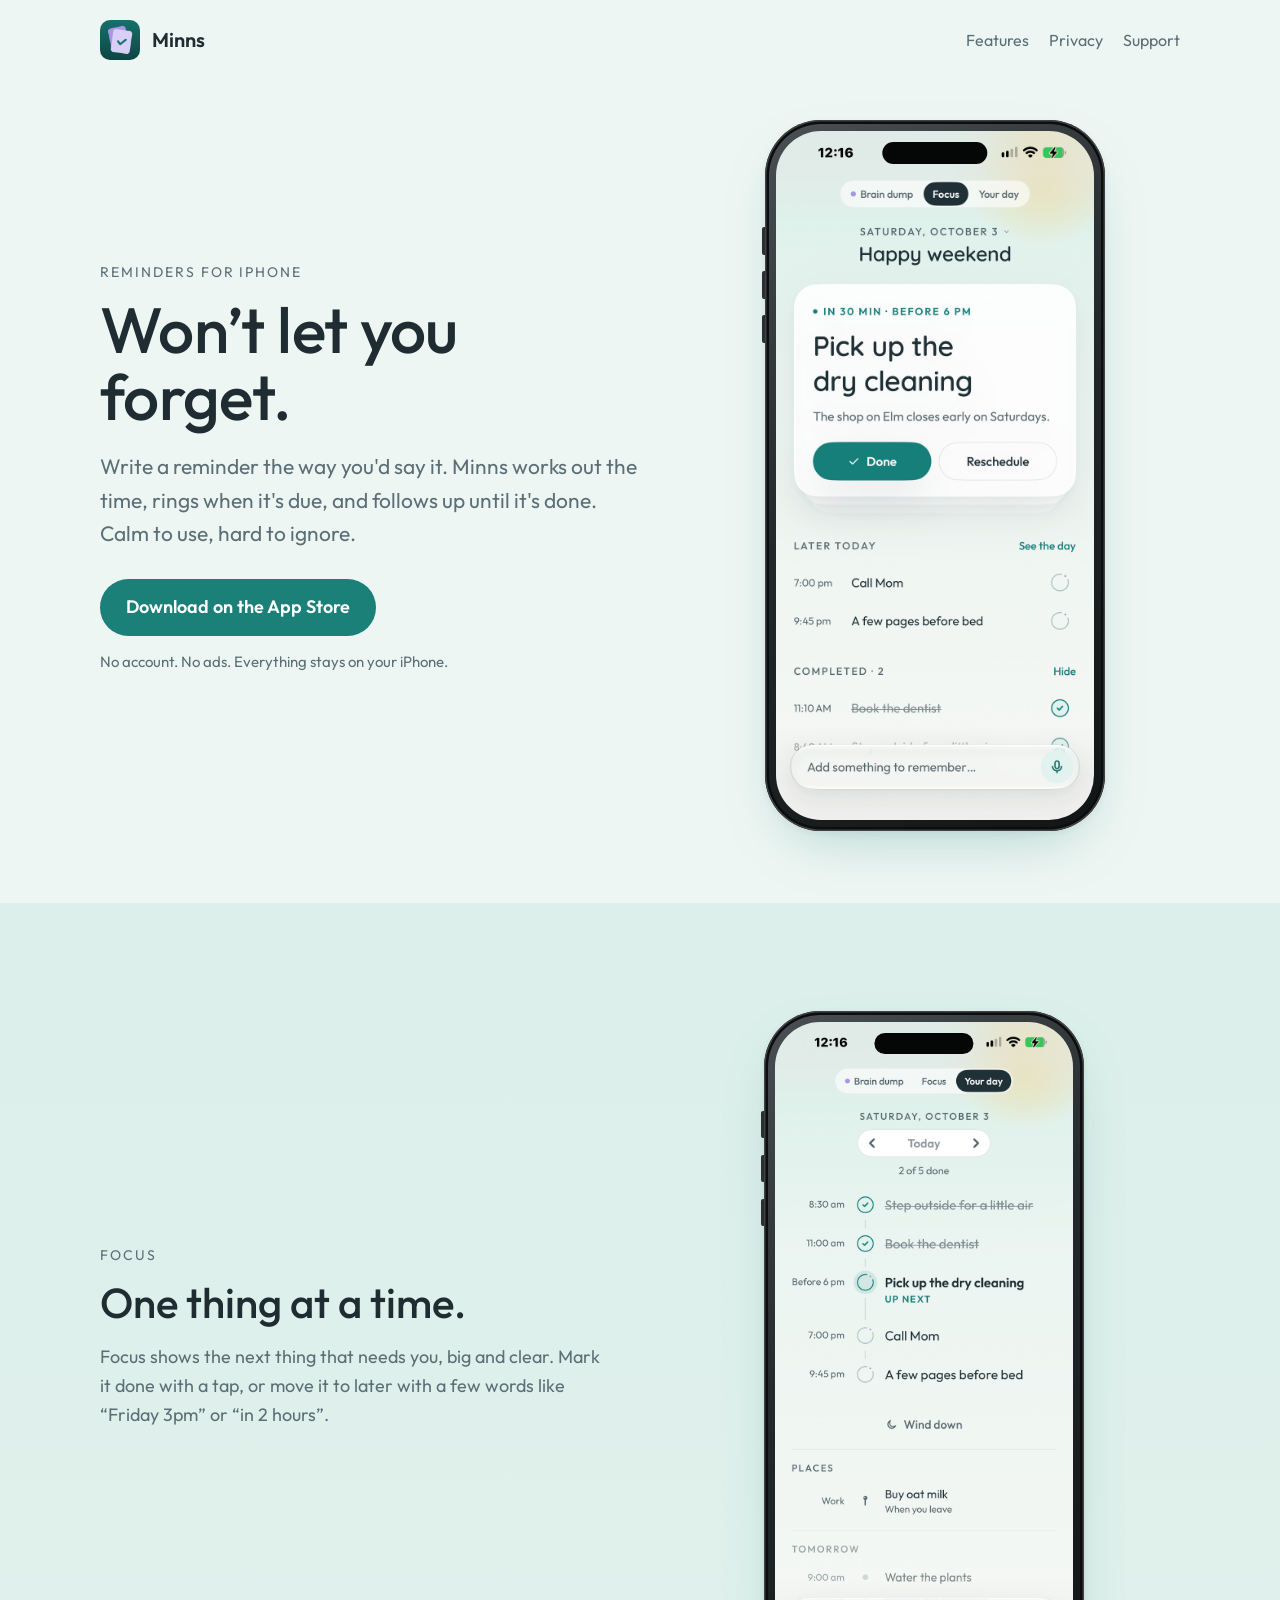
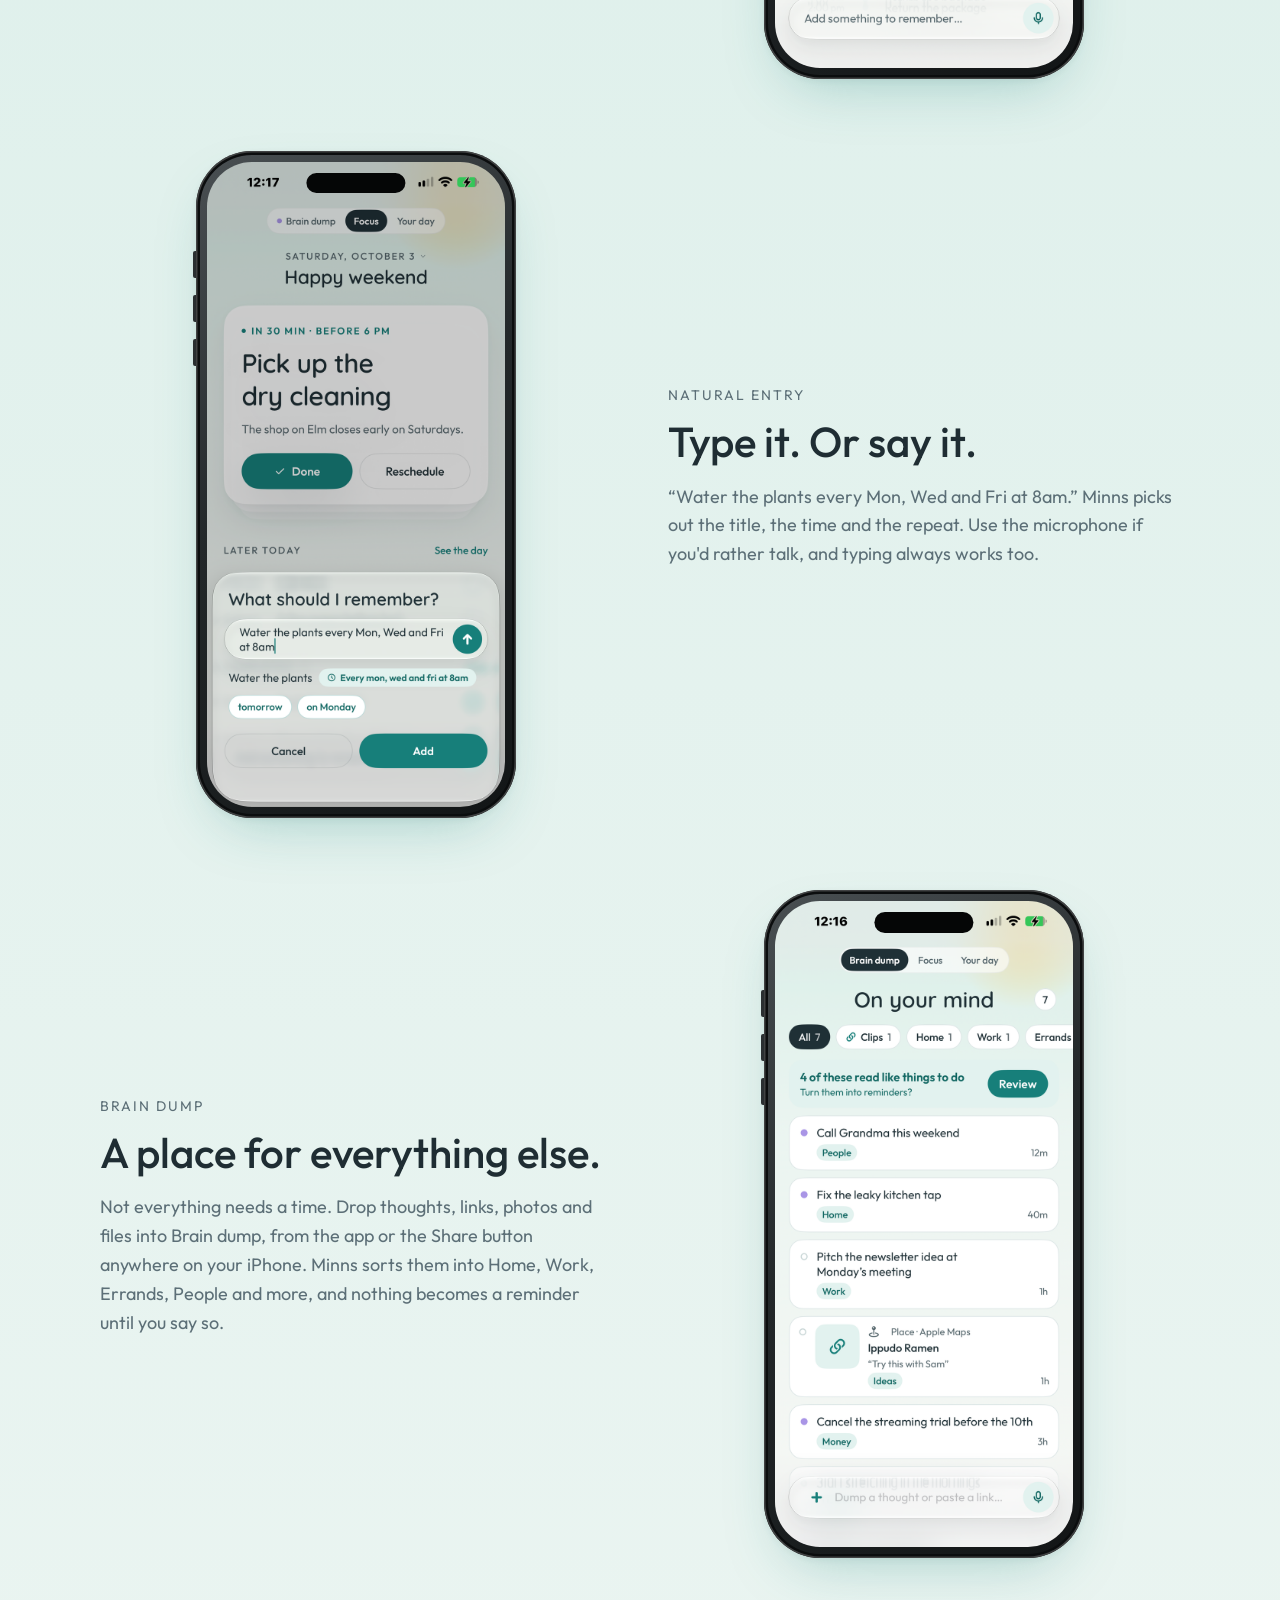
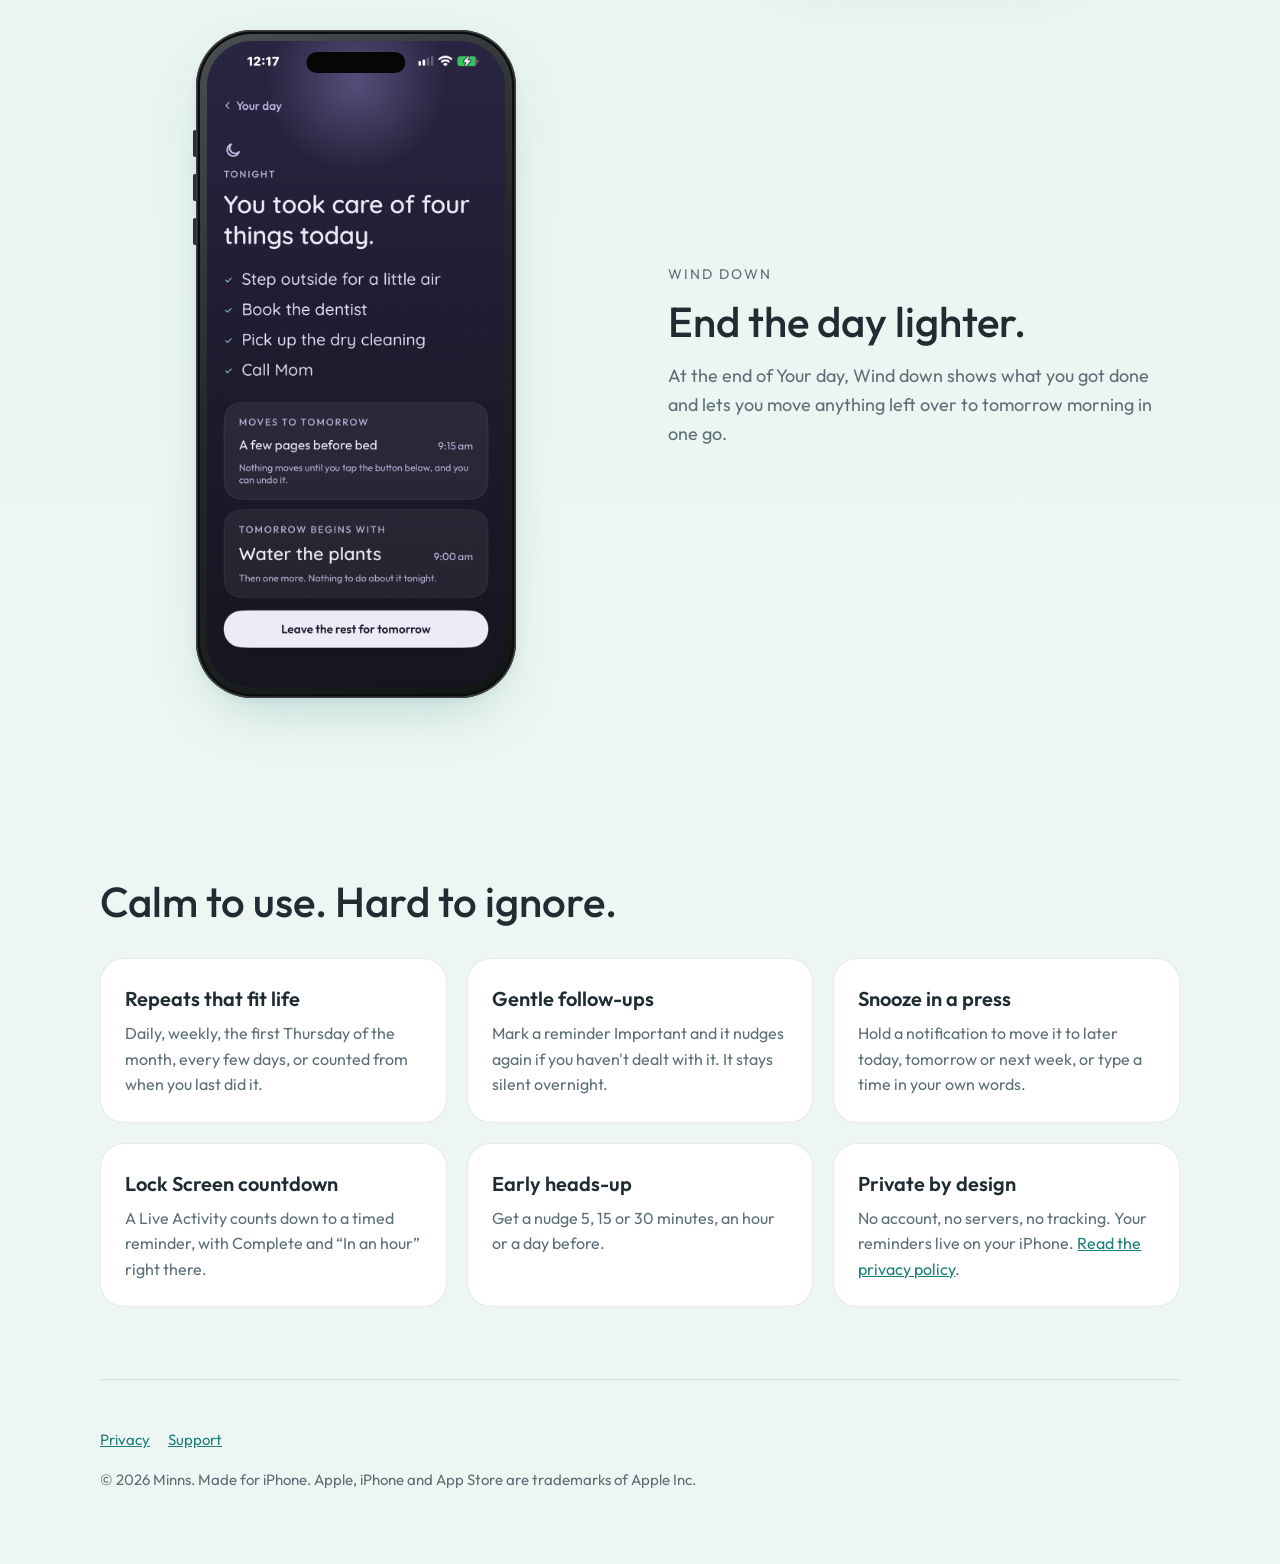
<file: index.html>
<!doctype html>
<html lang="en">
<head>
<meta charset="utf-8">
<meta name="viewport" content="width=device-width, initial-scale=1">
<title>Minns — Won’t Let You Forget</title>
<meta name="description" content="Minns is an iPhone reminder app that won't let you forget. Type or say a reminder the way you'd write it, and it rings when it's due and follows up until it's done. No account, everything stays on your phone.">
<meta name="theme-color" content="#eef6f3">
<link rel="icon" href="icon.png">
<link rel="apple-touch-icon" href="icon.png">
<link rel="preconnect" href="https://fonts.googleapis.com">
<link rel="preconnect" href="https://fonts.gstatic.com" crossorigin>
<link rel="stylesheet" href="https://fonts.googleapis.com/css2?family=Outfit:wght@400;500;600&display=swap">
<link rel="stylesheet" href="style.css">
</head>
<body>
<div class="wrap">
  <header class="site">
    <a class="brand" href="./"><img src="icon.png" alt="" width="40" height="40">Minns</a>
    <nav class="site"><a href="#features">Features</a><a href="privacy.html">Privacy</a><a href="support.html">Support</a></nav>
  </header>

  <section class="hero">
    <div>
      <p class="eyebrow">Reminders for iPhone</p>
      <h1>Won’t let you forget.</h1>
      <p class="lede">Write a reminder the way you'd say it. Minns works out the time, rings when it's due, and follows up until it's done. Calm to use, hard to ignore.</p>
      <a class="badge" href="https://apps.apple.com/app/id6821147412">Download on the App Store</a>
      <p class="note">No account. No ads. Everything stays on your iPhone.</p>
    </div>
    <div class="phone"><img src="assets/focus.png" width="780" height="1690" alt="Minns's Focus screen showing one reminder, Pick up the dry cleaning, with Done and Reschedule buttons"></div>
  </section>
</div>

<section class="band wash" id="features">
  <div class="wrap">
    <div class="feature">
      <div class="copy">
        <p class="eyebrow">Focus</p>
        <h2>One thing at a time.</h2>
        <p>Focus shows the next thing that needs you, big and clear. Mark it done with a tap, or move it to later with a few words like “Friday 3pm” or “in 2 hours”.</p>
      </div>
      <div class="phone"><img src="assets/day.png" width="780" height="1690" loading="lazy" alt="Your day timeline with two of five reminders done, the dry cleaning up next, a place reminder and tomorrow below"></div>
    </div>

    <div class="feature flip">
      <div class="copy">
        <p class="eyebrow">Natural entry</p>
        <h2>Type it. Or say it.</h2>
        <p>“Water the plants every Mon, Wed and Fri at 8am.” Minns picks out the title, the time and the repeat. Use the microphone if you'd rather talk, and typing always works too.</p>
      </div>
      <div class="phone"><img src="assets/compose.png" width="780" height="1690" loading="lazy" alt="The add sheet over Focus with the text 'Water the plants every Mon, Wed and Fri at 8am' understood as a repeating reminder"></div>
    </div>

    <div class="feature">
      <div class="copy">
        <p class="eyebrow">Brain dump</p>
        <h2>A place for everything else.</h2>
        <p>Not everything needs a time. Drop thoughts, links, photos and files into Brain dump, from the app or the Share button anywhere on your iPhone. Minns sorts them into Home, Work, Errands, People and more, and nothing becomes a reminder until you say so.</p>
      </div>
      <div class="phone"><img src="assets/brain-dump.png" width="780" height="1690" loading="lazy" alt="Brain dump titled On your mind, with seven sorted thoughts and links and a prompt to review four that read like things to do"></div>
    </div>

    <div class="feature flip">
      <div class="copy">
        <p class="eyebrow">Wind down</p>
        <h2>End the day lighter.</h2>
        <p>At the end of Your day, Wind down shows what you got done and lets you move anything left over to tomorrow morning in one go.</p>
      </div>
      <div class="phone"><img src="assets/wind-down.png" width="780" height="1690" loading="lazy" alt="Wind down at night: You took care of four things today, with one reminder moving to tomorrow"></div>
    </div>
  </div>
</section>

<section class="band">
  <div class="wrap">
    <h2>Calm to use. Hard to ignore.</h2>
    <div class="grid">
      <div class="card"><h3>Repeats that fit life</h3><p>Daily, weekly, the first Thursday of the month, every few days, or counted from when you last did it.</p></div>
      <div class="card"><h3>Gentle follow-ups</h3><p>Mark a reminder Important and it nudges again if you haven't dealt with it. It stays silent overnight.</p></div>
      <div class="card"><h3>Snooze in a press</h3><p>Hold a notification to move it to later today, tomorrow or next week, or type a time in your own words.</p></div>
      <div class="card"><h3>Lock Screen countdown</h3><p>A Live Activity counts down to a timed reminder, with Complete and “In an hour” right there.</p></div>
      <div class="card"><h3>Early heads-up</h3><p>Get a nudge 5, 15 or 30 minutes, an hour or a day before.</p></div>
      <div class="card"><h3>Private by design</h3><p>No account, no servers, no tracking. Your reminders live on your iPhone. <a href="privacy.html">Read the privacy policy</a>.</p></div>
    </div>
  </div>
</section>

<div class="wrap">
  <footer class="site">
    <a href="privacy.html">Privacy</a><a href="support.html">Support</a>
    <p style="margin-top:16px">© 2026 Minns. Made for iPhone. Apple, iPhone and App Store are trademarks of Apple Inc.</p>
  </footer>
</div>
</body>
</html>
</file>
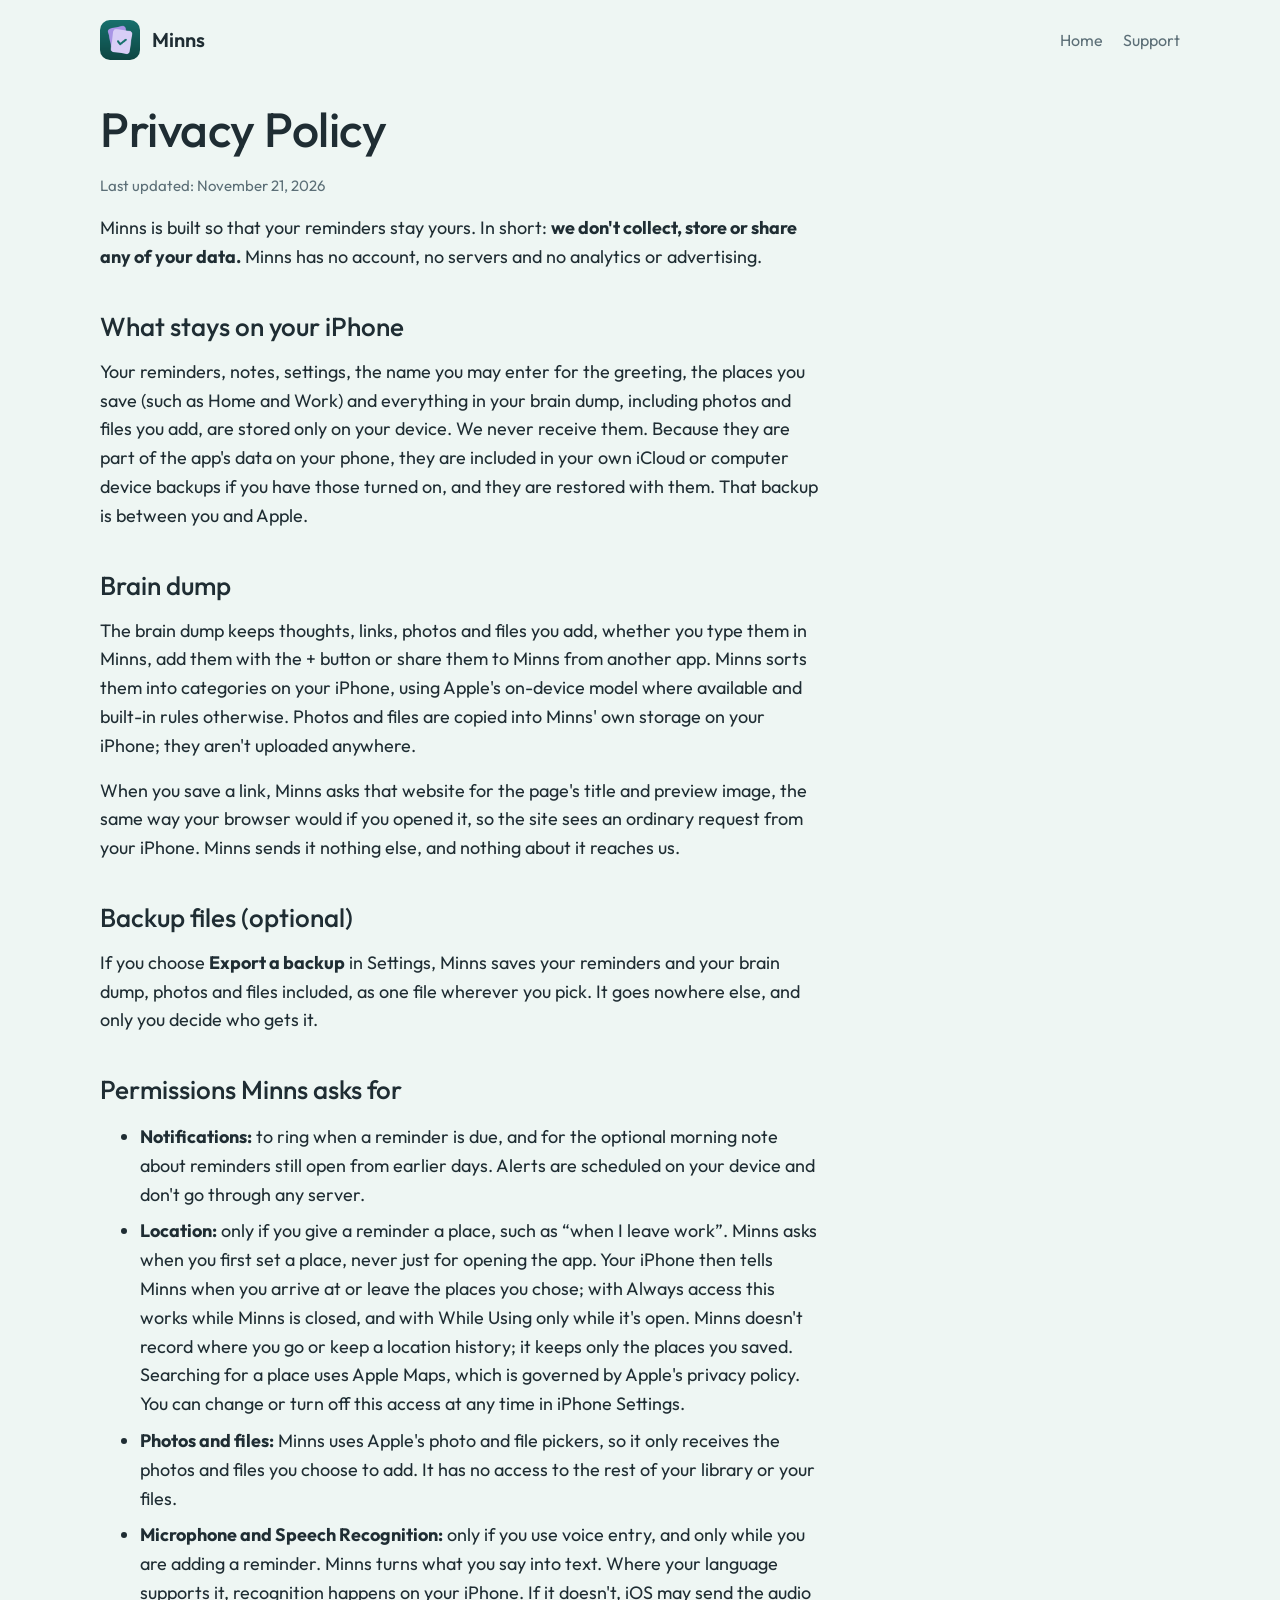
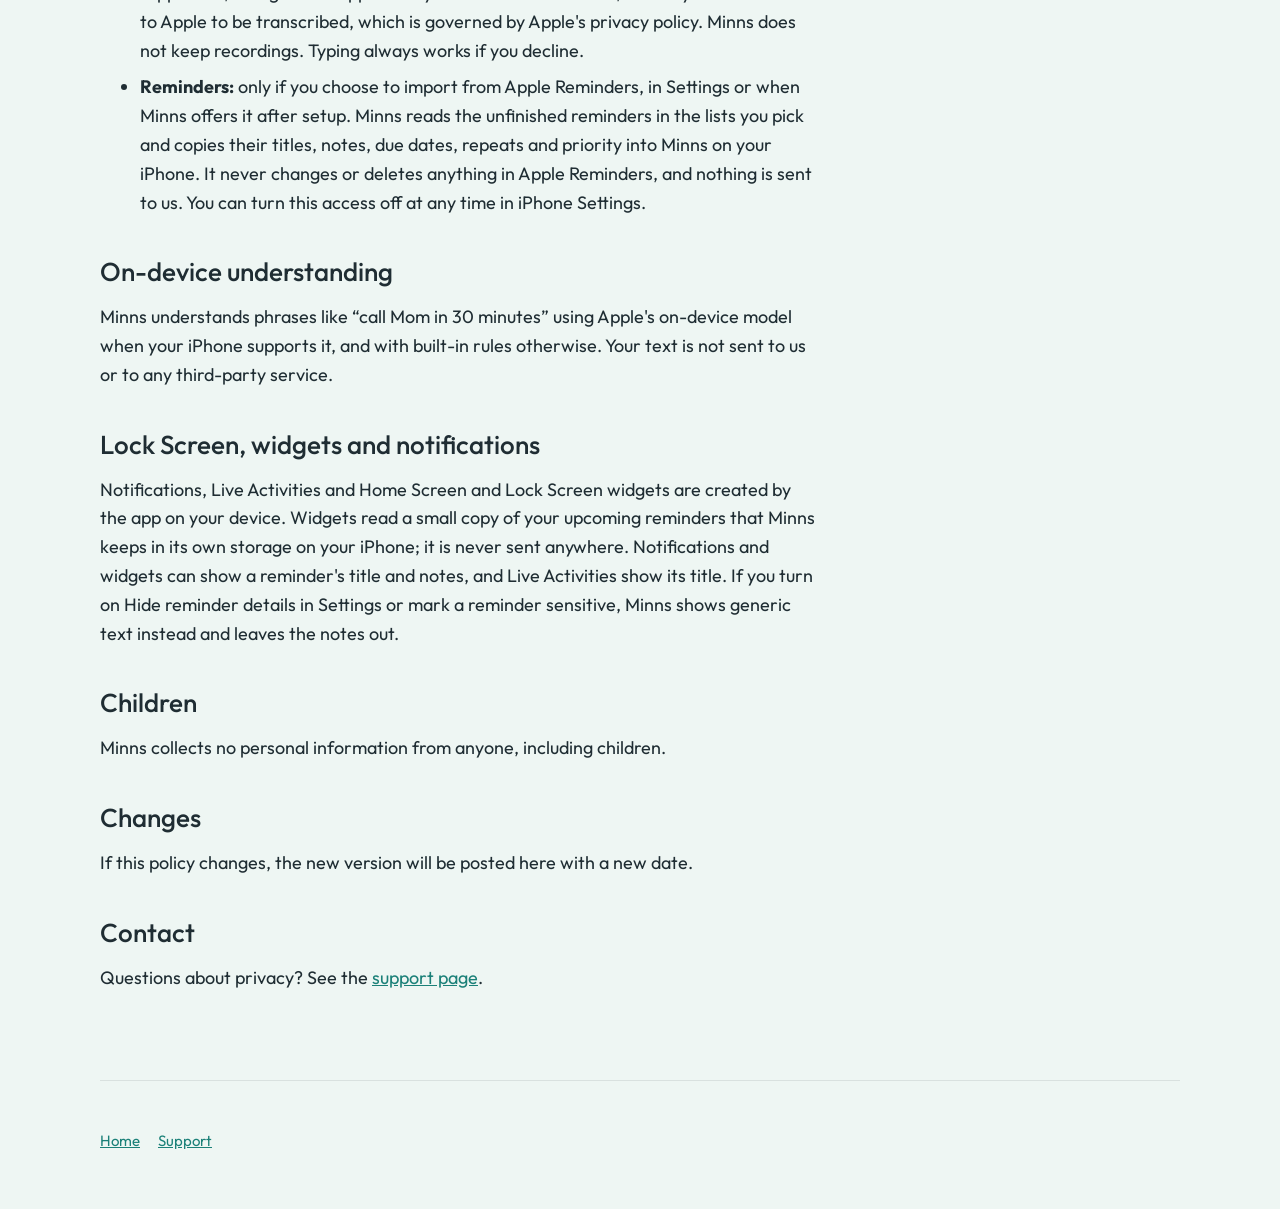
<file: privacy.html>
<!doctype html>
<html lang="en">
<head>
<meta charset="utf-8">
<meta name="viewport" content="width=device-width, initial-scale=1">
<title>Privacy Policy — Minns</title>
<meta name="description" content="Minns collects no personal data. Your reminders stay on your iPhone.">
<link rel="icon" href="icon.png">
<link rel="stylesheet" href="https://fonts.googleapis.com/css2?family=Outfit:wght@400;500;600&display=swap">
<link rel="stylesheet" href="style.css">
</head>
<body>
<div class="wrap">
  <header class="site">
    <a class="brand" href="./"><img src="icon.png" alt="" width="40" height="40">Minns</a>
    <nav class="site"><a href="./">Home</a><a href="support.html">Support</a></nav>
  </header>
  <main class="doc">
    <h1>Privacy Policy</h1>
    <p class="meta">Last updated: November 21, 2026</p>

    <p>Minns is built so that your reminders stay yours. In short: <strong>we don't collect, store or share any of your data.</strong> Minns has no account, no servers and no analytics or advertising.</p>

    <h2>What stays on your iPhone</h2>
    <p>Your reminders, notes, settings, the name you may enter for the greeting, the places you save (such as Home and Work) and everything in your brain dump, including photos and files you add, are stored only on your device. We never receive them. Because they are part of the app's data on your phone, they are included in your own iCloud or computer device backups if you have those turned on, and they are restored with them. That backup is between you and Apple.</p>

    <h2>Brain dump</h2>
    <p>The brain dump keeps thoughts, links, photos and files you add, whether you type them in Minns, add them with the + button or share them to Minns from another app. Minns sorts them into categories on your iPhone, using Apple's on-device model where available and built-in rules otherwise. Photos and files are copied into Minns' own storage on your iPhone; they aren't uploaded anywhere.</p>
    <p>When you save a link, Minns asks that website for the page's title and preview image, the same way your browser would if you opened it, so the site sees an ordinary request from your iPhone. Minns sends it nothing else, and nothing about it reaches us.</p>

    <h2>Backup files (optional)</h2>
    <p>If you choose <strong>Export a backup</strong> in Settings, Minns saves your reminders and your brain dump, photos and files included, as one file wherever you pick. It goes nowhere else, and only you decide who gets it.</p>

    <h2>Permissions Minns asks for</h2>
    <ul>
      <li><strong>Notifications:</strong> to ring when a reminder is due, and for the optional morning note about reminders still open from earlier days. Alerts are scheduled on your device and don't go through any server.</li>
      <li><strong>Location:</strong> only if you give a reminder a place, such as “when I leave work”. Minns asks when you first set a place, never just for opening the app. Your iPhone then tells Minns when you arrive at or leave the places you chose; with Always access this works while Minns is closed, and with While Using only while it's open. Minns doesn't record where you go or keep a location history; it keeps only the places you saved. Searching for a place uses Apple Maps, which is governed by Apple's privacy policy. You can change or turn off this access at any time in iPhone Settings.</li>
      <li><strong>Photos and files:</strong> Minns uses Apple's photo and file pickers, so it only receives the photos and files you choose to add. It has no access to the rest of your library or your files.</li>
      <li><strong>Microphone and Speech Recognition:</strong> only if you use voice entry, and only while you are adding a reminder. Minns turns what you say into text. Where your language supports it, recognition happens on your iPhone. If it doesn't, iOS may send the audio to Apple to be transcribed, which is governed by Apple's privacy policy. Minns does not keep recordings. Typing always works if you decline.</li>
      <li><strong>Reminders:</strong> only if you choose to import from Apple Reminders, in Settings or when Minns offers it after setup. Minns reads the unfinished reminders in the lists you pick and copies their titles, notes, due dates, repeats and priority into Minns on your iPhone. It never changes or deletes anything in Apple Reminders, and nothing is sent to us. You can turn this access off at any time in iPhone Settings.</li>
    </ul>

    <h2>On-device understanding</h2>
    <p>Minns understands phrases like “call Mom in 30 minutes” using Apple's on-device model when your iPhone supports it, and with built-in rules otherwise. Your text is not sent to us or to any third-party service.</p>

    <h2>Lock Screen, widgets and notifications</h2>
    <p>Notifications, Live Activities and Home Screen and Lock Screen widgets are created by the app on your device. Widgets read a small copy of your upcoming reminders that Minns keeps in its own storage on your iPhone; it is never sent anywhere. Notifications and widgets can show a reminder's title and notes, and Live Activities show its title. If you turn on Hide reminder details in Settings or mark a reminder sensitive, Minns shows generic text instead and leaves the notes out.</p>

    <h2>Children</h2>
    <p>Minns collects no personal information from anyone, including children.</p>

    <h2>Changes</h2>
    <p>If this policy changes, the new version will be posted here with a new date.</p>

    <h2>Contact</h2>
    <p>Questions about privacy? See the <a href="support.html">support page</a>.</p>
  </main>
  <footer class="site"><a href="./">Home</a><a href="support.html">Support</a></footer>
</div>
</body>
</html>
</file>
<file: style.css>
:root {
  --bg: #eef6f3;
  --bg-wash: #dcefea;
  --card: #ffffff;
  --ink: #1f2d33;
  --muted: #5c6f77;
  --teal: #1b8078;
  --teal-ink: #ffffff;
  --line: rgba(31, 45, 51, 0.1);
  --shadow: 0 24px 60px -24px rgba(27, 128, 120, 0.35), 0 2px 6px rgba(31, 45, 51, 0.06);
}
@media (prefers-color-scheme: dark) {
  :root {
    --bg: #0b0f10;
    --bg-wash: #10201f;
    --card: #1a2022;
    --ink: #eaf2f0;
    --muted: #9bb0b0;
    --teal: #4fb3a8;
    --teal-ink: #08201d;
    --line: rgba(234, 242, 240, 0.12);
    --shadow: 0 24px 60px -24px rgba(0, 0, 0, 0.8);
  }
}

* { box-sizing: border-box; }
html { scroll-behavior: smooth; }
body {
  margin: 0;
  font-family: "Outfit", system-ui, -apple-system, "Segoe UI", sans-serif;
  font-size: 18px;
  line-height: 1.6;
  color: var(--ink);
  background: var(--bg);
  -webkit-font-smoothing: antialiased;
}
img { max-width: 100%; height: auto; display: block; }
a { color: var(--teal); }

.wrap { width: min(1080px, 100% - 32px); margin-inline: auto; }

header.site {
  display: flex; align-items: center; justify-content: space-between;
  padding: 20px 0;
}
.brand { display: flex; align-items: center; gap: 12px; text-decoration: none; color: var(--ink); font-weight: 600; font-size: 20px; }
.brand img { width: 40px; height: 40px; border-radius: 10px; }
nav.site a { margin-left: 20px; text-decoration: none; color: var(--muted); font-size: 16px; }
nav.site a:hover { color: var(--ink); }

.hero {
  display: grid; grid-template-columns: 1.05fr 0.95fr; gap: 48px; align-items: center;
  padding: 40px 0 72px;
}
.eyebrow { font-size: 14px; letter-spacing: 0.14em; text-transform: uppercase; color: var(--muted); margin: 0 0 12px; }
h1 { font-size: clamp(40px, 6vw, 64px); line-height: 1.05; margin: 0 0 20px; font-weight: 500; letter-spacing: -0.01em; }
.lede { font-size: 21px; color: var(--muted); margin: 0 0 28px; max-width: 30em; }
.badge {
  display: inline-block; padding: 14px 26px; border-radius: 999px;
  background: var(--teal); color: var(--teal-ink); font-weight: 600; text-decoration: none;
}
.note { font-size: 15px; color: var(--muted); margin-top: 14px; }

/* iPhone shell: titanium bezel, Dynamic Island and side buttons around a screenshot */
.phone {
  --bezel: 11px;
  position: relative;
  padding: var(--bezel);
  border-radius: 56px;
  background: linear-gradient(145deg, #4a5053 0%, #23282a 45%, #121516 100%);
  box-shadow:
    inset 0 0 0 1.5px rgba(255, 255, 255, 0.22),
    inset 0 0 0 4px #0b0d0e,
    var(--shadow);
}
.phone img { border-radius: calc(56px - var(--bezel)); background: var(--bg-wash); }
.phone::before { /* Dynamic Island */
  content: ""; position: absolute; z-index: 2;
  top: calc(var(--bezel) + 11px); left: 50%; transform: translateX(-50%);
  width: 31%; height: 3.1%; max-height: 28px; min-height: 18px;
  background: #050606; border-radius: 999px;
}
.phone::after { /* action + volume buttons */
  content: ""; position: absolute; left: -3px; top: 15%;
  width: 3px; height: 4%; border-radius: 2px 0 0 2px;
  background: #2a2f31;
  box-shadow: 0 calc(5vh - 1px) 0 0 #2a2f31, 0 calc(10vh - 2px) 0 0 #2a2f31;
}
.hero .phone { max-width: 340px; margin-inline: auto; }

section.band { padding: 72px 0; }
section.band.wash { background: linear-gradient(180deg, var(--bg-wash), var(--bg)); }
h2 { font-size: clamp(30px, 4vw, 42px); line-height: 1.15; margin: 0 0 16px; font-weight: 500; }
h3 { font-size: 20px; margin: 0 0 6px; font-weight: 600; }
p { margin: 0 0 16px; }

.feature {
  display: grid; grid-template-columns: 1fr 1fr; gap: 56px; align-items: center;
  padding: 36px 0;
}
.feature.flip .copy { order: 2; }
.feature .phone { max-width: 320px; margin-inline: auto; }
.feature p { color: var(--muted); }

.grid { display: grid; grid-template-columns: repeat(3, 1fr); gap: 20px; margin-top: 32px; }
.card { background: var(--card); border: 1px solid var(--line); border-radius: 24px; padding: 24px; }
.card p { color: var(--muted); margin: 0; font-size: 16px; }

footer.site { padding: 48px 0 56px; color: var(--muted); font-size: 15px; border-top: 1px solid var(--line); }
footer.site a { margin-right: 18px; }

/* text pages */
main.doc { padding: 24px 0 72px; max-width: 720px; }
main.doc h1 { font-size: clamp(34px, 5vw, 48px); }
main.doc h2 { font-size: 26px; margin-top: 40px; }
main.doc li { margin-bottom: 8px; }
.meta { color: var(--muted); font-size: 15px; }

@media (max-width: 820px) {
  .hero, .feature { grid-template-columns: 1fr; gap: 32px; }
  .feature.flip .copy { order: 0; }
  .grid { grid-template-columns: 1fr; }
  nav.site a { margin-left: 14px; font-size: 15px; }
  nav.site a[href="#features"] { display: none; }
  .brand { font-size: 18px; }
  body { font-size: 17px; }
}
@media (prefers-reduced-motion: reduce) { html { scroll-behavior: auto; } }
</file>
